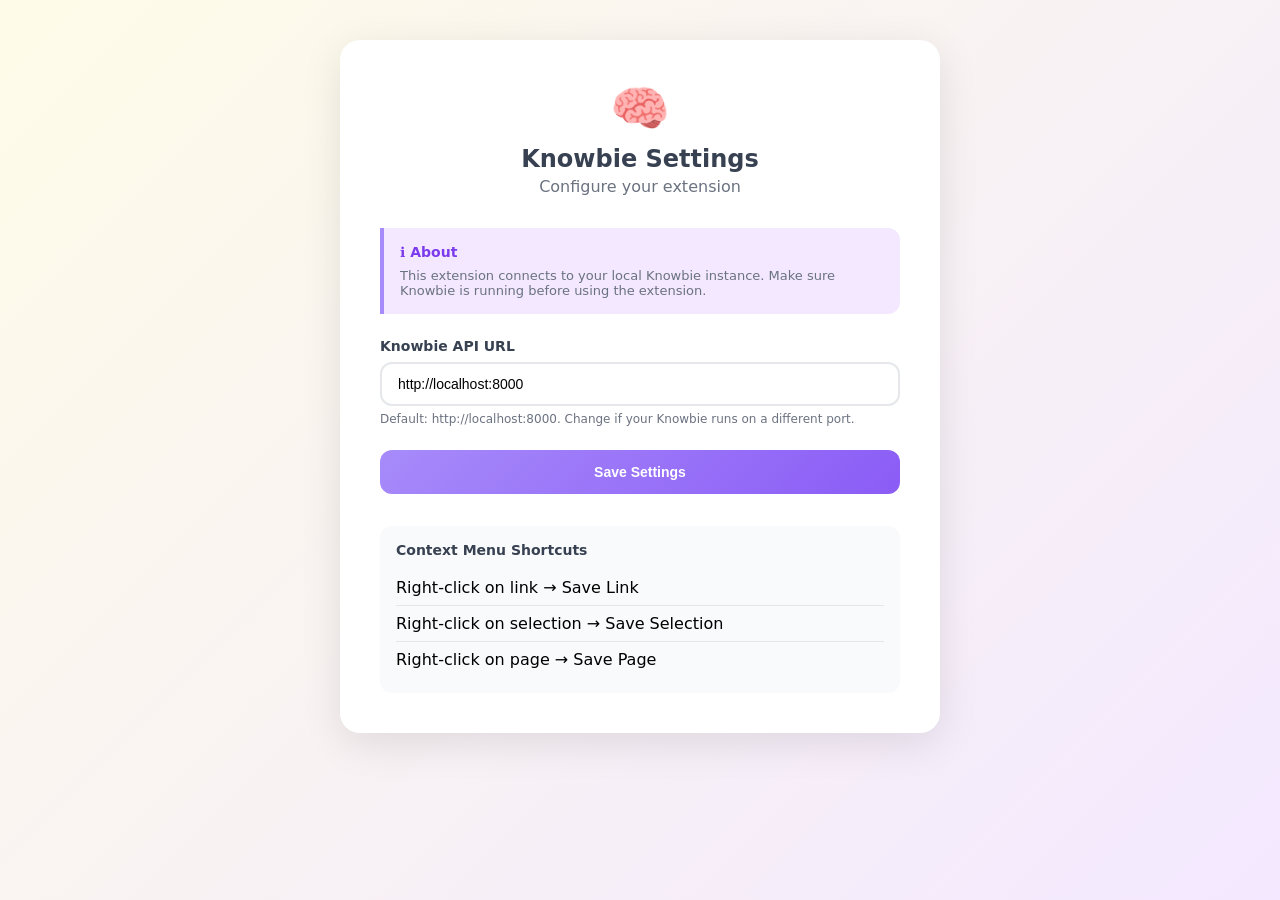
<file: extension/options.html>
<!DOCTYPE html>
<html>
<head>
  <meta charset="UTF-8">
  <title>Knowbie Extension Settings</title>
  <style>
    * {
      margin: 0;
      padding: 0;
      box-sizing: border-box;
    }

    body {
      font-family: 'Segoe UI', system-ui, -apple-system, sans-serif;
      background: linear-gradient(135deg, #FEFCE8 0%, #F3E8FF 100%);
      min-height: 100vh;
      padding: 40px 20px;
    }

    .container {
      max-width: 600px;
      margin: 0 auto;
      background: white;
      border-radius: 20px;
      padding: 40px;
      box-shadow: 0 10px 40px rgba(0, 0, 0, 0.1);
    }

    .header {
      text-align: center;
      margin-bottom: 32px;
    }

    .logo {
      font-size: 48px;
      margin-bottom: 8px;
    }

    .title {
      font-size: 24px;
      font-weight: 700;
      color: #374151;
    }

    .subtitle {
      color: #6B7280;
      margin-top: 4px;
    }

    .form-group {
      margin-bottom: 24px;
    }

    label {
      display: block;
      font-size: 14px;
      font-weight: 600;
      color: #374151;
      margin-bottom: 8px;
    }

    input[type="text"] {
      width: 100%;
      padding: 12px 16px;
      border: 2px solid #E5E7EB;
      border-radius: 12px;
      font-size: 14px;
      transition: all 0.2s;
    }

    input[type="text"]:focus {
      outline: none;
      border-color: #A78BFA;
      box-shadow: 0 0 0 3px rgba(167, 139, 250, 0.1);
    }

    .hint {
      font-size: 12px;
      color: #6B7280;
      margin-top: 6px;
    }

    .btn {
      padding: 14px 28px;
      border: none;
      border-radius: 12px;
      font-size: 14px;
      font-weight: 600;
      cursor: pointer;
      transition: all 0.2s;
    }

    .btn-primary {
      background: linear-gradient(135deg, #A78BFA, #8B5CF6);
      color: white;
      width: 100%;
    }

    .btn-primary:hover {
      transform: translateY(-2px);
      box-shadow: 0 6px 20px rgba(139, 92, 246, 0.3);
    }

    .status {
      margin-top: 16px;
      padding: 12px;
      border-radius: 10px;
      font-size: 14px;
      text-align: center;
      display: none;
    }

    .status.success {
      display: block;
      background: #ECFDF5;
      color: #059669;
    }

    .status.error {
      display: block;
      background: #FEE2E2;
      color: #DC2626;
    }

    .info-box {
      background: #F3E8FF;
      border-left: 4px solid #A78BFA;
      padding: 16px;
      border-radius: 0 12px 12px 0;
      margin-bottom: 24px;
    }

    .info-box h3 {
      font-size: 14px;
      color: #7C3AED;
      margin-bottom: 8px;
    }

    .info-box p {
      font-size: 13px;
      color: #6B7280;
    }

    .info-box code {
      background: rgba(255, 255, 255, 0.5);
      padding: 2px 6px;
      border-radius: 4px;
      font-family: 'SF Mono', monospace;
      font-size: 12px;
    }

    .shortcut-list {
      background: #F9FAFB;
      border-radius: 12px;
      padding: 16px;
    }

    .shortcut-item {
      display: flex;
      justify-content: space-between;
      align-items: center;
      padding: 8px 0;
      border-bottom: 1px solid #E5E7EB;
    }

    .shortcut-item:last-child {
      border-bottom: none;
    }

    .shortcut-key {
      background: white;
      padding: 4px 10px;
      border-radius: 6px;
      font-size: 12px;
      font-family: monospace;
      border: 1px solid #E5E7EB;
    }
  </style>
</head>
<body>
  <div class="container">
    <div class="header">
      <div class="logo">🧠</div>
      <div class="title">Knowbie Settings</div>
      <div class="subtitle">Configure your extension</div>
    </div>

    <div class="info-box">
      <h3>ℹ️ About</h3>
      <p>This extension connects to your local Knowbie instance. Make sure Knowbie is running before using the extension.</p>
    </div>

    <div class="form-group">
      <label for="api-url">Knowbie API URL</label>
      <input type="text" id="api-url" value="http://localhost:8000" placeholder="http://localhost:8000">
      <div class="hint">Default: http://localhost:8000. Change if your Knowbie runs on a different port.</div>
    </div>

    <button class="btn btn-primary" onclick="saveSettings()">Save Settings</button>

    <div class="status" id="status"></div>

    <div class="shortcut-list" style="margin-top: 32px;">
      <h3 style="font-size: 14px; color: #374151; margin-bottom: 12px;">Context Menu Shortcuts</h3>
      <div class="shortcut-item">
        <span>Right-click on link → Save Link</span>
      </div>
      <div class="shortcut-item">
        <span>Right-click on selection → Save Selection</span>
      </div>
      <div class="shortcut-item">
        <span>Right-click on page → Save Page</span>
      </div>
    </div>
  </div>

  <script>
    // Load saved settings
    document.addEventListener('DOMContentLoaded', async () => {
      const result = await chrome.storage.sync.get(['knowbieApiUrl']);
      if (result.knowbieApiUrl) {
        document.getElementById('api-url').value = result.knowbieApiUrl;
      }
    });

    // Save settings
    async function saveSettings() {
      const apiUrl = document.getElementById('api-url').value.trim();
      
      if (!apiUrl) {
        showStatus('Please enter an API URL', 'error');
        return;
      }

      try {
        await chrome.storage.sync.set({ knowbieApiUrl: apiUrl });
        showStatus('✅ Settings saved successfully!', 'success');
      } catch (error) {
        showStatus('❌ Failed to save settings', 'error');
      }
    }

    // Show status
    function showStatus(message, type) {
      const status = document.getElementById('status');
      status.textContent = message;
      status.className = `status ${type}`;

      setTimeout(() => {
        status.className = 'status';
      }, 3000);
    }
  </script>
</body>
</html>
</file>
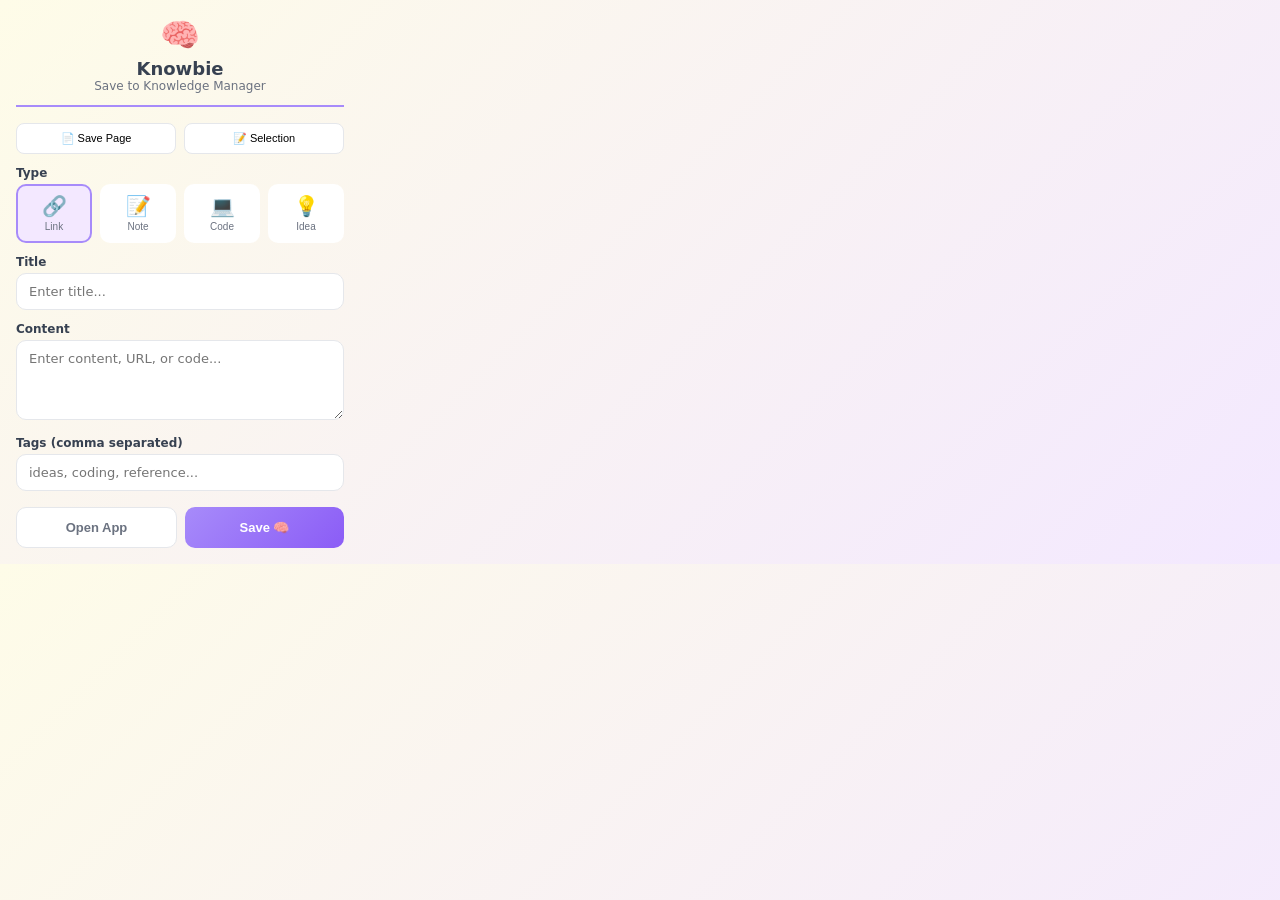
<file: extension/popup.html>
<!DOCTYPE html>
<html>
<head>
  <meta charset="UTF-8">
  <style>
    * {
      margin: 0;
      padding: 0;
      box-sizing: border-box;
    }

    body {
      width: 360px;
      min-height: 400px;
      font-family: 'Segoe UI', system-ui, -apple-system, sans-serif;
      background: linear-gradient(135deg, #FEFCE8 0%, #F3E8FF 100%);
      padding: 16px;
    }

    .header {
      text-align: center;
      margin-bottom: 16px;
      padding-bottom: 12px;
      border-bottom: 2px solid #A78BFA;
    }

    .logo {
      font-size: 32px;
      margin-bottom: 4px;
    }

    .title {
      font-size: 18px;
      font-weight: 700;
      color: #374151;
    }

    .subtitle {
      font-size: 12px;
      color: #6B7280;
    }

    .form-group {
      margin-bottom: 12px;
    }

    label {
      display: block;
      font-size: 12px;
      font-weight: 600;
      color: #374151;
      margin-bottom: 4px;
    }

    input, textarea, select {
      width: 100%;
      padding: 10px 12px;
      border: 1px solid #E5E7EB;
      border-radius: 10px;
      font-size: 13px;
      transition: border-color 0.2s;
      font-family: inherit;
    }

    input:focus, textarea:focus, select:focus {
      outline: none;
      border-color: #A78BFA;
      box-shadow: 0 0 0 3px rgba(167, 139, 250, 0.1);
    }

    textarea {
      min-height: 80px;
      resize: vertical;
    }

    .type-selector {
      display: grid;
      grid-template-columns: repeat(4, 1fr);
      gap: 8px;
      margin-bottom: 12px;
    }

    .type-btn {
      padding: 8px;
      border: 2px solid transparent;
      border-radius: 10px;
      background: white;
      cursor: pointer;
      text-align: center;
      transition: all 0.2s;
    }

    .type-btn:hover {
      border-color: #A78BFA;
    }

    .type-btn.selected {
      border-color: #A78BFA;
      background: #F3E8FF;
    }

    .type-btn .icon {
      font-size: 20px;
      display: block;
    }

    .type-btn .label {
      font-size: 10px;
      color: #6B7280;
      margin-top: 2px;
    }

    .actions {
      display: flex;
      gap: 8px;
      margin-top: 16px;
    }

    .btn {
      flex: 1;
      padding: 12px 16px;
      border: none;
      border-radius: 10px;
      font-size: 13px;
      font-weight: 600;
      cursor: pointer;
      transition: all 0.2s;
    }

    .btn-primary {
      background: linear-gradient(135deg, #A78BFA, #8B5CF6);
      color: white;
    }

    .btn-primary:hover {
      transform: translateY(-1px);
      box-shadow: 0 4px 12px rgba(139, 92, 246, 0.3);
    }

    .btn-secondary {
      background: white;
      color: #6B7280;
      border: 1px solid #E5E7EB;
    }

    .btn-secondary:hover {
      background: #F9FAFB;
    }

    .status {
      margin-top: 12px;
      padding: 10px;
      border-radius: 8px;
      font-size: 12px;
      text-align: center;
      display: none;
    }

    .status.success {
      display: block;
      background: #ECFDF5;
      color: #059669;
    }

    .status.error {
      display: block;
      background: #FEE2E2;
      color: #DC2626;
    }

    .quick-actions {
      display: flex;
      gap: 8px;
      margin-bottom: 12px;
    }

    .quick-btn {
      flex: 1;
      padding: 8px;
      background: white;
      border: 1px solid #E5E7EB;
      border-radius: 8px;
      font-size: 11px;
      cursor: pointer;
      transition: all 0.2s;
    }

    .quick-btn:hover {
      border-color: #A78BFA;
      background: #F3E8FF;
    }

    .recent-items {
      margin-top: 16px;
      padding-top: 12px;
      border-top: 1px solid #E5E7EB;
    }

    .recent-title {
      font-size: 11px;
      font-weight: 600;
      color: #6B7280;
      margin-bottom: 8px;
      text-transform: uppercase;
      letter-spacing: 0.5px;
    }

    .recent-item {
      padding: 8px;
      background: white;
      border-radius: 8px;
      margin-bottom: 6px;
      font-size: 12px;
      cursor: pointer;
      transition: all 0.2s;
      display: flex;
      align-items: center;
      gap: 8px;
    }

    .recent-item:hover {
      background: #F3E8FF;
    }

    .loading {
      display: inline-block;
      width: 16px;
      height: 16px;
      border: 2px solid #fff;
      border-top-color: transparent;
      border-radius: 50%;
      animation: spin 0.8s linear infinite;
      margin-right: 8px;
      vertical-align: middle;
    }

    @keyframes spin {
      to { transform: rotate(360deg); }
    }
  </style>
</head>
<body>
  <div class="header">
    <div class="logo">🧠</div>
    <div class="title">Knowbie</div>
    <div class="subtitle">Save to Knowledge Manager</div>
  </div>

  <div class="quick-actions">
    <button class="quick-btn" onclick="capturePage()">📄 Save Page</button>
    <button class="quick-btn" onclick="captureSelection()">📝 Selection</button>
  </div>

  <div class="form-group">
    <label>Type</label>
    <div class="type-selector">
      <button class="type-btn selected" data-type="link" onclick="selectType('link')">
        <span class="icon">🔗</span>
        <span class="label">Link</span>
      </button>
      <button class="type-btn" data-type="note" onclick="selectType('note')">
        <span class="icon">📝</span>
        <span class="label">Note</span>
      </button>
      <button class="type-btn" data-type="code" onclick="selectType('code')">
        <span class="icon">💻</span>
        <span class="label">Code</span>
      </button>
      <button class="type-btn" data-type="idea" onclick="selectType('idea')">
        <span class="icon">💡</span>
        <span class="label">Idea</span>
      </button>
    </div>
  </div>

  <div class="form-group">
    <label for="title">Title</label>
    <input type="text" id="title" placeholder="Enter title...">
  </div>

  <div class="form-group">
    <label for="content">Content</label>
    <textarea id="content" placeholder="Enter content, URL, or code..."></textarea>
  </div>

  <div class="form-group">
    <label for="tags">Tags (comma separated)</label>
    <input type="text" id="tags" placeholder="ideas, coding, reference...">
  </div>

  <div class="actions">
    <button class="btn btn-secondary" onclick="openKnowbie()">Open App</button>
    <button class="btn btn-primary" id="save-btn" onclick="saveToKnowbie()">Save 🧠</button>
  </div>

  <div class="status" id="status"></div>

  <script src="popup.js"></script>
</body>
</html>
</file>
